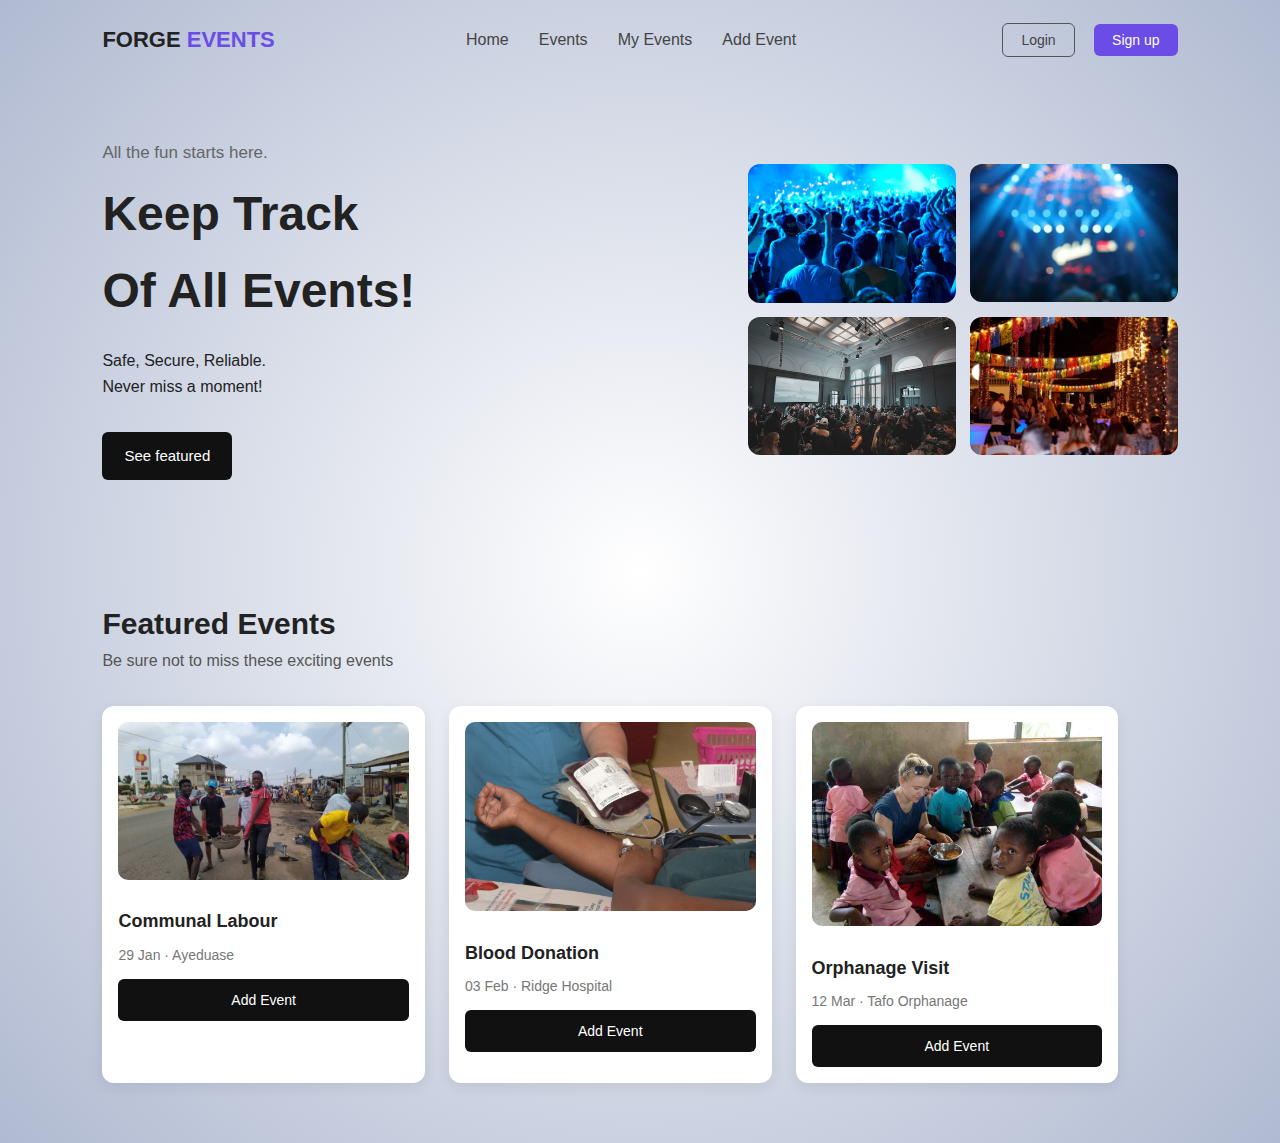
<file: src/home_page/index.html>
<!DOCTYPE html>
<html lang="en">

<head>
  <meta charset="UTF-8">
  <meta name="viewport" content="width=device-width, initial-scale=1.0">
  <title>FORGE EVENTS</title>
  <link rel="stylesheet" href="../style.css">
</head>

<body>

  <!-- NAVIGATION -->
  <header class="navbar">
    <div class="logo">FORGE <span>EVENTS</span></div>

    <ul class="nav-links">
      <li><a href="#">Home</a></li>
      <li><a href="#">Events</a></li>
      <li><a href="#">My Events</a></li>
      <li><a href="#">Add Event</a></li>

    </ul>

    <div class="auth-buttons">
      <a href="#" class="login">Login</a>
      <a href="#" class="signup">Sign up</a>
    </div>
  </header>

  <!-- HERO SECTION -->
  <section class="hero">
    <div class="hero-text">
      <p class="small-txt">All the fun starts here.</p>
      <h1>Keep Track<br>Of All Events!</h1>

      <ul class="features">
        <li> Safe, Secure, Reliable.</li>
        <li> Never miss a moment!</li>
      </ul>

      <a href="#featured" class="feature-btn">See featured</a>
    </div>

    <div class="hero-gallery">
      <img src="../../images/crowd.jpg" alt="Event crowd">
      <img src="../../images/crowd light.jpg" alt="crowd lights">
      <img src="../../images/crowd 2.jpeg" alt="crowd show">
      <img src="../../images/bright event.webp" alt="bright event">
    </div>
  </section>

  <!-- FEATURED EVENTS -->
  <section class="events-section" id="featured">
    <h2>Featured Events</h2>
    <p class="subtitle">Be sure not to miss these exciting events</p>

    <div class="event-container">

      <article class="event-card">
        <img src="../../images/communal labour.jpg" alt="Digital Meetup">
        <h3>Communal Labour</h3>
        <p class="date">29 Jan · Ayeduase</p>
        <a href="#" class="add-event-btn">Add Event</a>
      </article>

      <article class="event-card">
        <img src="../../images/Black-blood-donation-1024x667.jpg">
        <h3>Blood Donation</h3>
        <p class="date">03 Feb · Ridge Hospital</p>
        <a href="#" class="add-event-btn">Add Event</a>
      </article>

      <article class="event-card">
        <img src="../../images/orphanage.jpg" alt="Business Event">
        <h3>Orphanage Visit</h3>
        <p class="date">12 Mar · Tafo Orphanage</p>
        <a href="#" class="add-event-btn">Add Event</a>
      </article>

    </div>
  </section>

</body>

</html>
</file>
<file: src/style.css>
* {
  margin: 0;
  padding: 0;
  box-sizing: border-box;
  font-family: Arial, sans-serif;
}

body {
  color: #222;
  line-height: 1.6;
  background: #ffffff;
  background: radial-gradient(circle, rgba(255, 255, 255, 1) 0%, rgba(176, 186, 209, 1) 100%);
  font-family: 'Poppins', sans-serif;
  margin: 0;
  min-height: 100vh;

}

/* NAVBAR */
.navbar {
  display: flex;
  justify-content: space-between;
  align-items: center;
  padding: 22px 8%;
}

.logo {
  font-size: 22px;
  font-weight: bold;
}

.logo span {
  color: #6b4ce6;
}

.nav-links {
  list-style: none;
  display: flex;
  gap: 30px;
}

.nav-links a {
  text-decoration: none;
  font-size: 16px;
  color: #444;
}

.auth-buttons a {
  margin-left: 15px;
  padding: 8px 18px;
  border-radius: 6px;
  text-decoration: none;
  font-size: 14px;
}

.login {
  border: 1px solid #555;
  color: #444;
}

.signup {
  background: #6b4ce6;
  color: #fff;
}

/* HERO */
.hero {
  display: flex;
  justify-content: space-between;
  align-items: center;
  padding: 60px 8%;
  gap: 32px;
}

.hero-text {
  width: 50%;
}

.hero-text h1 {
  font-size: 48px;
  margin: 10px 0 18px;
  font-weight: bold;
}

.small-txt {
  color: #666;
  font-size: 17px;
}

.features {
  margin: 15px 0;
  list-style: none;
  font-size: 16px;
}

.feature-btn {
  display: inline-block;
  margin-top: 18px;
  padding: 12px 22px;
  background: #111;
  color: #fff;
  border-radius: 6px;
  text-decoration: none;
  font-size: 15px;
}

.hero-gallery {
  width: 40%;
  display: grid;
  grid-template-columns: repeat(2, 1fr);
  gap: 14px;
}

.hero-gallery img {
  width: 100%;
  border-radius: 12px;
}

/* FEATURED EVENTS */
.events-section {
  padding: 60px 8%;
}

.events-section h2 {
  font-size: 30px;
  font-weight: bold;
}

.subtitle {
  color: #555;
  margin-bottom: 32px;
}

.event-container {
  display: flex;
  gap: 24px;
}

.event-card {
  width: 30%;
  background: #fff;
  padding: 16px;
  border-radius: 12px;
  box-shadow: 0 4px 14px rgba(0, 0, 0, 0.08);
}

.event-card img {
  width: 100%;
  border-radius: 10px;
  margin-bottom: 12px;
}

.event-card h3 {
  font-size: 18px;
  font-weight: bold;
  margin: 8px 0;
}

.date {
  font-size: 14px;
  margin-bottom: 12px;
  color: #777;
}

.add-event-btn {
  display: inline-block;
  width: 100%;
  padding: 10px;
  background: #111;
  text-align: center;
  color: #fff;
  border-radius: 6px;
  font-size: 14px;
  text-decoration: none;
}
</file>
